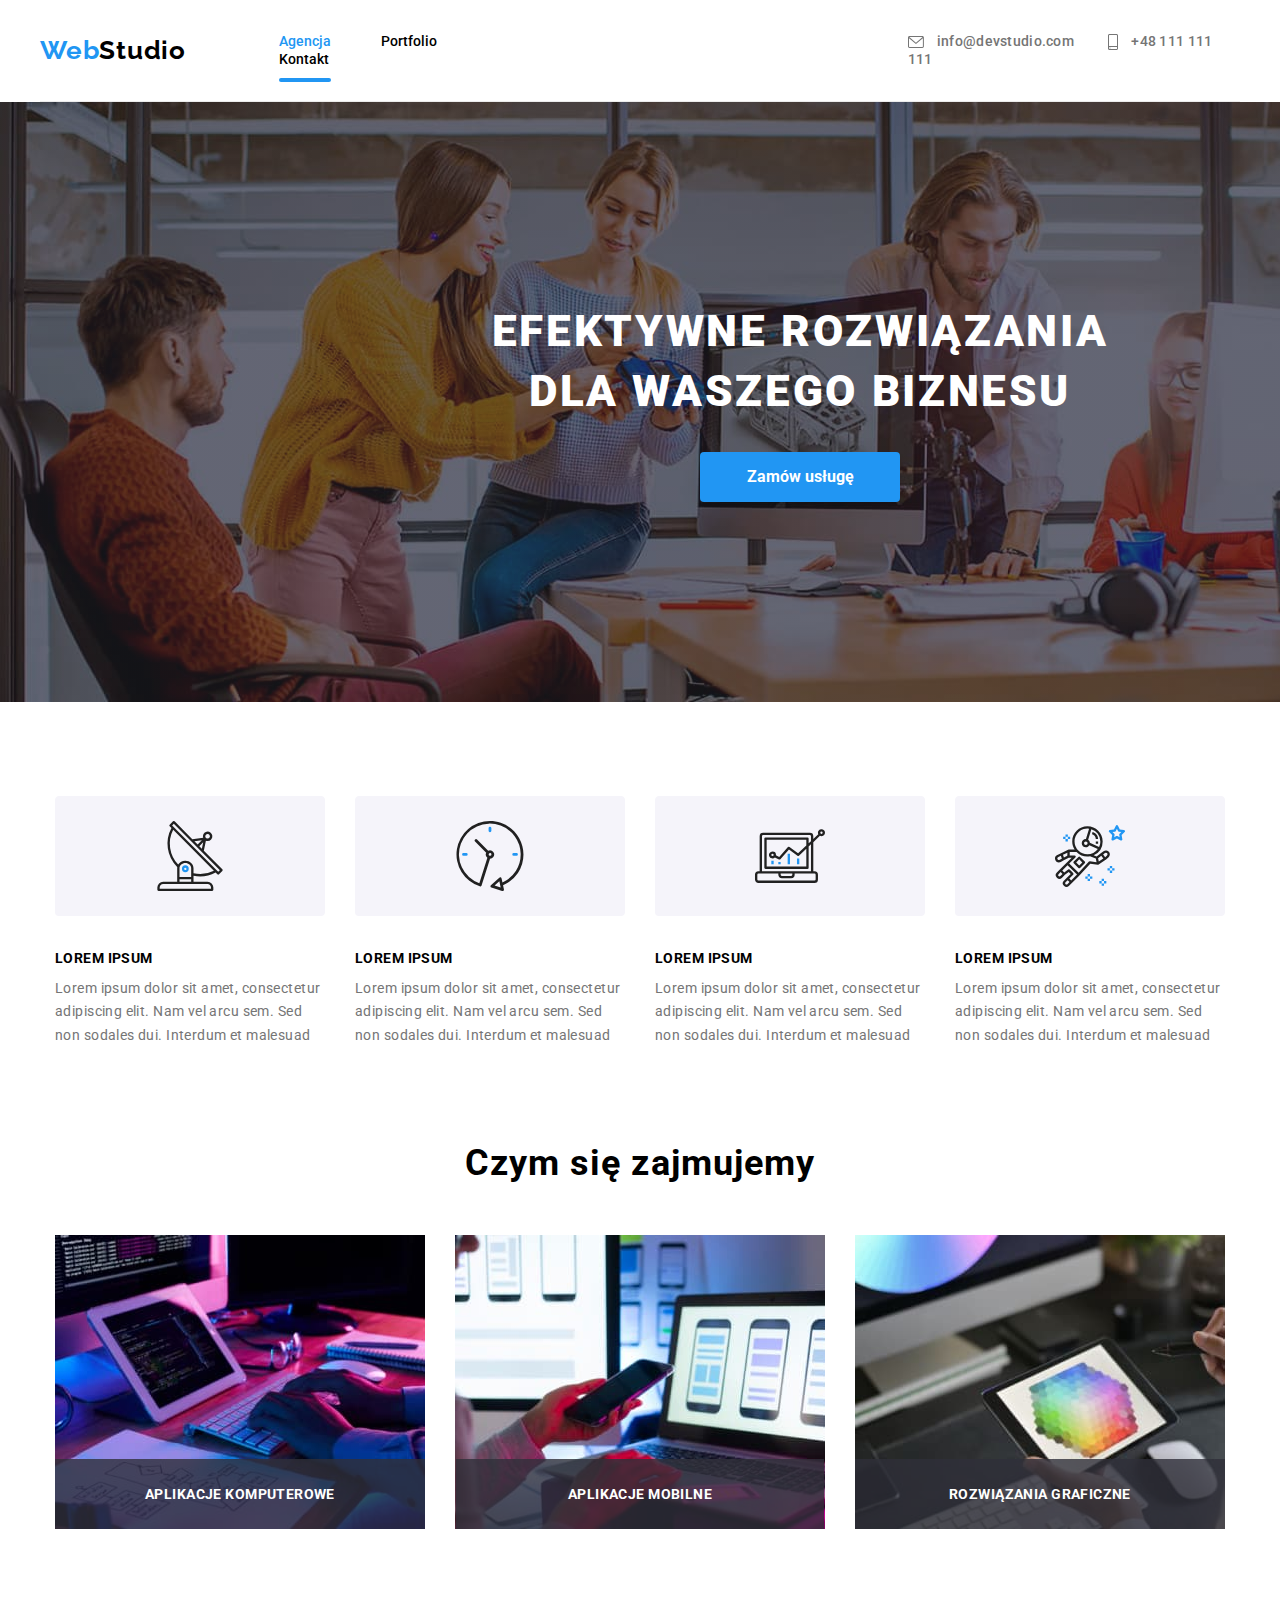
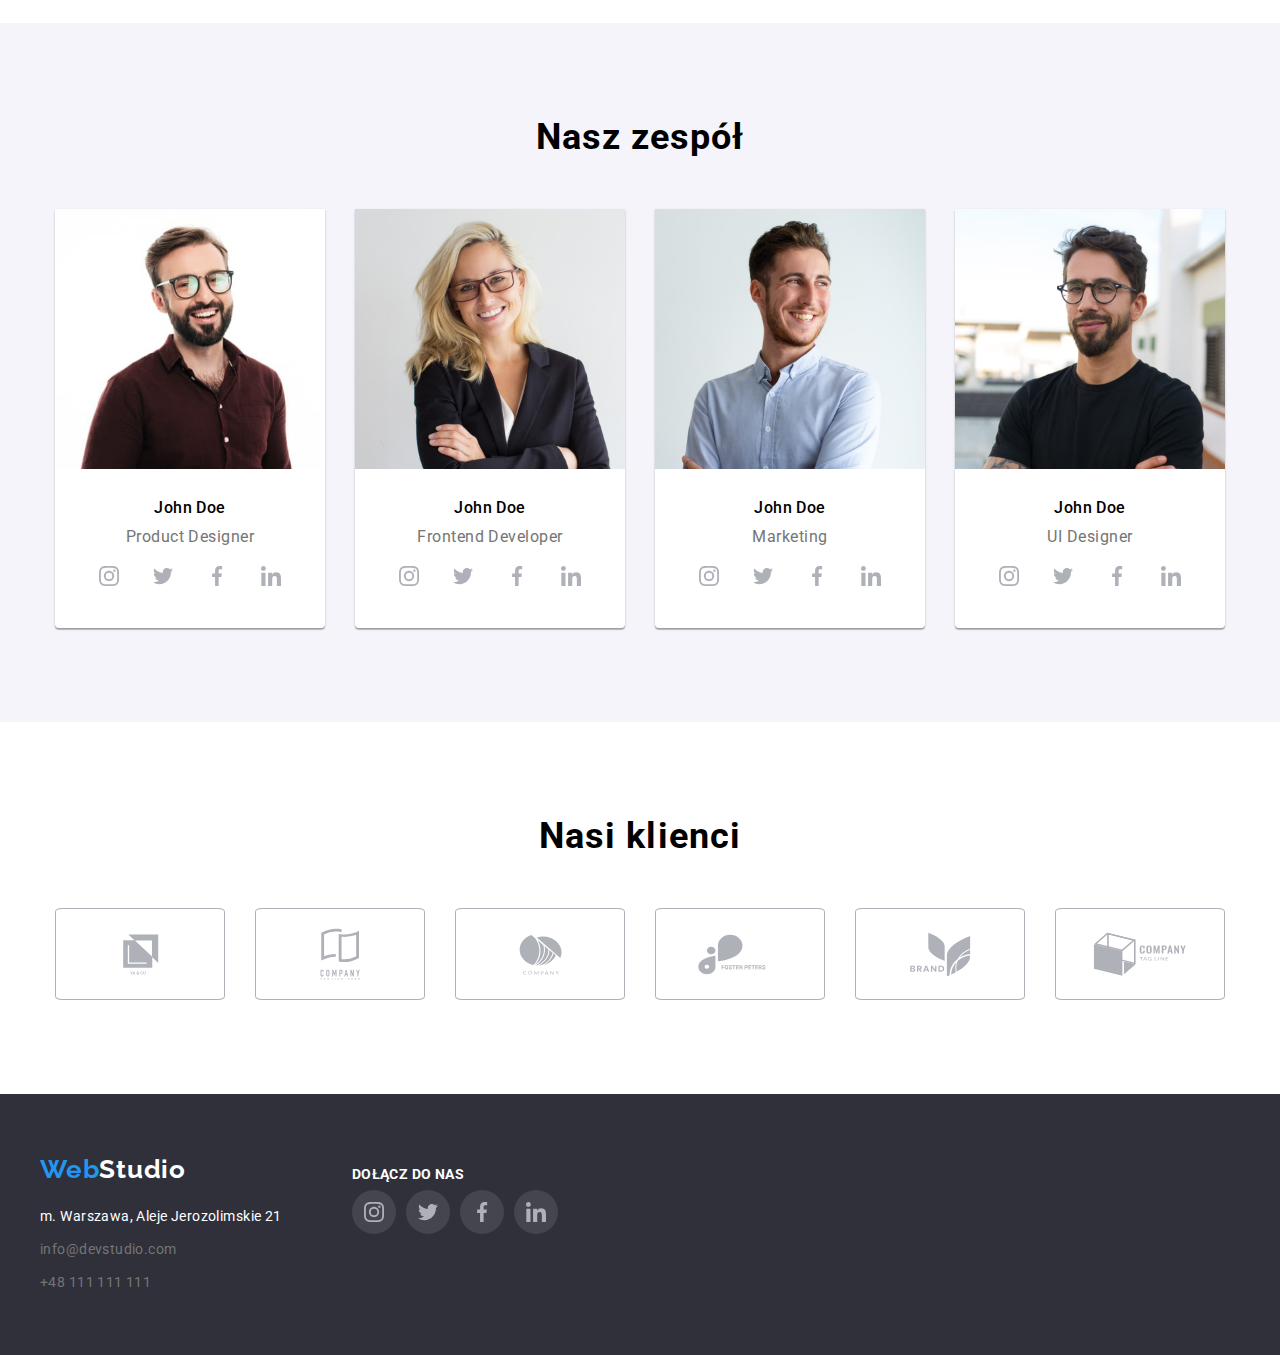
<file: index.html>
<!DOCTYPE html>
<html lang="pl">
  <head>
    <link
      rel="stylesheet"
      href="https://cdnjs.cloudflare.com/ajax/libs/modern-normalize/1.0.0/modern-normalize.min.css"
    />
    <link rel="stylesheet" type="text/css" href="css/styles.css" />
    <link rel="preconnect" href="https://fonts.googleapis.com" />
    <link rel="preconnect" href="https://fonts.gstatic.com" crossorigin />
    <link
      href="https://fonts.googleapis.com/css2?family=Raleway:wght@700&family=Roboto:wght@400;500;700;900&display=swap"
      rel="stylesheet"
    />
    <meta charset="UTF-8" />
    <meta http-equiv="X-UA-Compatible" content="IE=edge" />
    <meta name="viewport" content="width=device-width, initial-scale=1.0" />
    <title>Studio</title>
  </head>
  <body>
    <!--Header-->
    <header id="header" class="logo">
      <div class="container container-top">
        <a class="link-logo" href="#"><span class="logo-header-begin">Web</span>Studio</a>
        <nav class="nav-list">
          <ul>
            <li><a class="link active-link" href="#header">Agencja</a></li>
            <li><a class="link" href="portfolio.html">Portfolio</a></li>
            <li><a class="link" href="#footer">Kontakt</a></li>
          </ul>
        </nav>
        <ul class="header-contact">
          <li>
            <a class="link-start" href="mailto:info@devstudio.com"
              ><svg class="svg-nav" width="16" height="12" viewBox="0 0 16 12">
                <use href="images/icons.svg#icon-envelope"></use>
              </svg>
              info@devstudio.com</a
            >
          </li>
          <li>
            <a class="link-start" href="tel:+48-111-111-111"
              ><svg class="svg-nav" width="10" height="16" viewBox="0 0 10 16">
                <use href="images/icons.svg#icon-smartphone"></use>
              </svg>
              +48 111 111 111</a
            >
          </li>
        </ul>
      </div>
    </header>

    <main id="main">
      <!--Hero-->
      <section class="section solutions-bg">
        <div class="solutions container">
          <h1>
            EFEKTYWNE ROZWIĄZANIA
            <span style="display: block">DLA WASZEGO BIZNESU</span>
          </h1>
          <button type="button" data-modal-open>Zamów usługę</button>
        </div>
      </section>
      <!--Lorem-->
      <section class="section">
        <div class="container container-lorem">
          <ul class="lorem-showcase">
            <li class="lorem-box">
              <svg class="lorem-icon" width="270" height="120">
                <use class="icon-antenna" href="images/icons.svg#icon-satellite"></use>
              </svg>
              <h3 class="lorem">LOREM IPSUM</h3>
              <p class="paragraph">
                Lorem ipsum dolor sit amet, consectetur adipiscing elit. Nam vel arcu sem. Sed non
                sodales dui. Interdum et malesuad
              </p>
            </li>
            <li class="lorem-box">
              <svg class="lorem-icon" width="270" height="120">
                <use class="icon-antenna" href="images/icons.svg#icon-clock"></use>
              </svg>
              <h3 class="lorem">LOREM IPSUM</h3>
              <p class="paragraph">
                Lorem ipsum dolor sit amet, consectetur adipiscing elit. Nam vel arcu sem. Sed non
                sodales dui. Interdum et malesuad
              </p>
            </li>
            <li class="lorem-box">
              <svg class="lorem-icon" width="270" height="120">
                <use class="icon-antenna" href="images/icons.svg#icon-pc-chart"></use>
              </svg>
              <h3 class="lorem">LOREM IPSUM</h3>
              <p class="paragraph">
                Lorem ipsum dolor sit amet, consectetur adipiscing elit. Nam vel arcu sem. Sed non
                sodales dui. Interdum et malesuad
              </p>
            </li>
            <li class="lorem-box">
              <svg class="lorem-icon" width="270" height="120">
                <use class="icon-antenna" href="images/icons.svg#icon-astronaut"></use>
              </svg>
              <h3 class="lorem">LOREM IPSUM</h3>
              <p class="paragraph">
                Lorem ipsum dolor sit amet, consectetur adipiscing elit. Nam vel arcu sem. Sed non
                sodales dui. Interdum et malesuad
              </p>
            </li>
          </ul>
        </div>
      </section>
      <!--Oferta-->
      <section class="section section-what">
        <h2 class="offer-main">Czym się zajmujemy</h2>
        <div class="container container-offer">
          <ul class="offer-list">
            <li class="offer-box">
              <img
                src="images/work/work1.jpg"
                alt="Programista piszący kod"
                width="370"
                height="294"
              />
              <p>APLIKACJE KOMPUTEROWE</p>
            </li>
            <li class="offer-box">
              <img
                src="images/work/work2.jpg"
                alt="Programista używający telefonu i laptopa"
                width="370"
                height="294"
              />
              <p>APLIKACJE MOBILNE</p>
            </li>
            <li class="offer-box">
              <img
                src="images/work/work3.jpg"
                alt="Developer pracujący na tablecie z paletą kolorów"
                width="370"
                height="294"
              />
              <p>ROZWIĄZANIA GRAFICZNE</p>
            </li>
          </ul>
        </div>
      </section>

      <!--Zespół-->
      <section class="section team">
        <div class="container container-team">
          <h2 class="header-2">Nasz zespół</h2>
          <ul class="people">
            <li class="box">
              <figure>
                <img src="images/team/team1.jpg" alt="Product designer" width="270" height="260" />
                <figcaption class="team-description">
                  <h3>John Doe</h3>
                  <p>Product Designer</p>
                </figcaption>
              </figure>
              <ul class="team_icons">
                <li class="team_icon">
                  <a class="social_icon">
                    <svg width="20" height="20">
                      <use href="images/icons.svg#icon-instagram-2"></use>
                    </svg>
                  </a>
                </li>
                <li class="team_icon">
                  <a class="social_icon">
                    <svg width="20" height="20">
                      <use href="images/icons.svg#icon-twitter-1"></use>
                    </svg>
                  </a>
                </li>
                <li class="team_icon">
                  <a class="social_icon">
                    <svg width="20" height="20">
                      <use href="images/icons.svg#icon-facebook-1"></use>
                    </svg>
                  </a>
                </li>
                <li class="team_icon">
                  <a class="social_icon">
                    <svg width="20" height="20">
                      <use href="images/icons.svg#icon-linkedin-1"></use>
                    </svg>
                  </a>
                </li>
              </ul>
            </li>
            <li class="box">
              <figure>
                <img
                  src="images/team/team2.jpg"
                  alt="Frontend Developer"
                  width="270"
                  height="260"
                />
                <figcaption class="team-description">
                  <h3>John Doe</h3>
                  <p>Frontend Developer</p>
                </figcaption>
              </figure>
              <ul class="team_icons">
                <li class="team_icon">
                  <a class="social_icon">
                    <svg width="20" height="20">
                      <use href="images/icons.svg#icon-instagram-2"></use>
                    </svg>
                  </a>
                </li>
                <li class="team_icon">
                  <a class="social_icon">
                    <svg width="20" height="20">
                      <use href="images/icons.svg#icon-twitter-1"></use>
                    </svg>
                  </a>
                </li>
                <li class="team_icon">
                  <a class="social_icon">
                    <svg width="20" height="20">
                      <use href="images/icons.svg#icon-facebook-1"></use>
                    </svg>
                  </a>
                </li>
                <li class="team_icon">
                  <a class="social_icon">
                    <svg width="20" height="20">
                      <use href="images/icons.svg#icon-linkedin-1"></use>
                    </svg>
                  </a>
                </li>
              </ul>
            </li>
            <li class="box">
              <figure>
                <img
                  src="images/team/team3.jpg"
                  alt="Osoba odpowiedzialna za marketing"
                  width="270"
                  height="260"
                />
                <figcaption class="team-description">
                  <h3>John Doe</h3>
                  <p>Marketing</p>
                </figcaption>
              </figure>
              <ul class="team_icons">
                <li class="team_icon">
                  <a class="social_icon">
                    <svg width="20" height="20">
                      <use href="images/icons.svg#icon-instagram-2"></use>
                    </svg>
                  </a>
                </li>
                <li class="team_icon">
                  <a class="social_icon">
                    <svg width="20" height="20">
                      <use href="images/icons.svg#icon-twitter-1"></use>
                    </svg>
                  </a>
                </li>
                <li class="team_icon">
                  <a class="social_icon">
                    <svg width="20" height="20">
                      <use href="images/icons.svg#icon-facebook-1"></use>
                    </svg>
                  </a>
                </li>
                <li class="team_icon">
                  <a class="social_icon">
                    <svg width="20" height="20">
                      <use href="images/icons.svg#icon-linkedin-1"></use>
                    </svg>
                  </a>
                </li>
              </ul>
            </li>
            <li class="box">
              <figure>
                <img src="images/team/team4.jpg" alt="UI Designer" width="270" height="260" />
                <figcaption class="team-description">
                  <h3>John Doe</h3>
                  <p>UI Designer</p>
                </figcaption>
              </figure>
              <ul class="team_icons">
                <li class="team_icon">
                  <a class="social_icon">
                    <svg width="20" height="20">
                      <use href="images/icons.svg#icon-instagram-2"></use>
                    </svg>
                  </a>
                </li>
                <li class="team_icon">
                  <a class="social_icon">
                    <svg width="20" height="20">
                      <use href="images/icons.svg#icon-twitter-1"></use>
                    </svg>
                  </a>
                </li>
                <li class="team_icon">
                  <a class="social_icon">
                    <svg width="20" height="20">
                      <use href="images/icons.svg#icon-facebook-1"></use>
                    </svg>
                  </a>
                </li>
                <li class="team_icon">
                  <a class="social_icon">
                    <svg width="20" height="20">
                      <use href="images/icons.svg#icon-linkedin-1"></use>
                    </svg>
                  </a>
                </li>
              </ul>
            </li>
          </ul>
        </div>
      </section>

      <!--Customers-->
      <section class="section">
        <div class="container container-customers">
          <h2>Nasi klienci</h2>
          <ul class="customers-list">
            <li class="customers-icons">
              <a class="customer-icon">
                <svg width="43" height="41">
                  <use href="images/icons.svg#icon-client1"></use></svg
              ></a>
            </li>
            <li class="customers-icons">
              <a class="customer-icon">
                <svg width="40" height="52">
                  <use href="images/icons.svg#icon-client2"></use></svg
              ></a>
            </li>
            <li class="customers-icons">
              <a class="customer-icon">
                <svg width="43" height="41">
                  <use href="images/icons.svg#icon-client3"></use></svg
              ></a>
            </li>
            <li class="customers-icons">
              <a class="customer-icon">
                <svg width="84" height="41">
                  <use href="images/icons.svg#icon-client4"></use></svg
              ></a>
            </li>
            <li class="customers-icons">
              <a class="customer-icon">
                <svg width="63" height="45">
                  <use href="images/icons.svg#icon-client5"></use></svg
              ></a>
            </li>
            <li class="customers-icons">
              <a class="customer-icon">
                <svg width="94" height="44">
                  <use href="images/icons.svg#icon-client6"></use></svg
              ></a>
            </li>
          </ul>
        </div>
      </section>
    </main>

    <!--Footer-->
    <footer id="footer" class="contact">
      <div class="container container-footer footer-boxes">
        <div class="footer-contact">
          <a class="link" href="#">Web<span>Studio</span></a>
          <address>
            <ul>
              <li class="address-rows">m. Warszawa, Aleje Jerozolimskie 21</li>
              <li class="address-rows">
                <a class="link-footer" href="mailto:info@devstudio.com">info@devstudio.com</a>
              </li>
              <li class="address-rows">
                <a class="link-footer" href="tel:+48-111-111-111">+48 111 111 111</a>
              </li>
            </ul>
          </address>
        </div>
        <div class="footer-icons">
          <h3>DOŁĄCZ DO NAS</h3>
          <ul class="team_icons">
            <li class="team_icon">
              <a class="footer_icon">
                <svg width="20" height="20">
                  <use href="images/icons.svg#icon-instagram-2"></use>
                </svg>
              </a>
            </li>
            <li class="team_icon">
              <a class="footer_icon">
                <svg width="20" height="20">
                  <use href="images/icons.svg#icon-twitter-1"></use>
                </svg>
              </a>
            </li>
            <li class="team_icon">
              <a class="footer_icon">
                <svg width="20" height="20">
                  <use href="images/icons.svg#icon-facebook-1"></use>
                </svg>
              </a>
            </li>
            <li class="team_icon">
              <a class="footer_icon">
                <svg width="20" height="20">
                  <use href="images/icons.svg#icon-linkedin-1"></use>
                </svg>
              </a>
            </li>
          </ul>
        </div>
      </div>
      <div class="backdrop is-hidden" data-modal>
        <div class="modal">
          <button type="button" class="close-btn" data-modal-close>X</button>
        </div>
      </div>
    </footer>
    <script src="./js/modal.js"></script>
  </body>
</html>
</file>
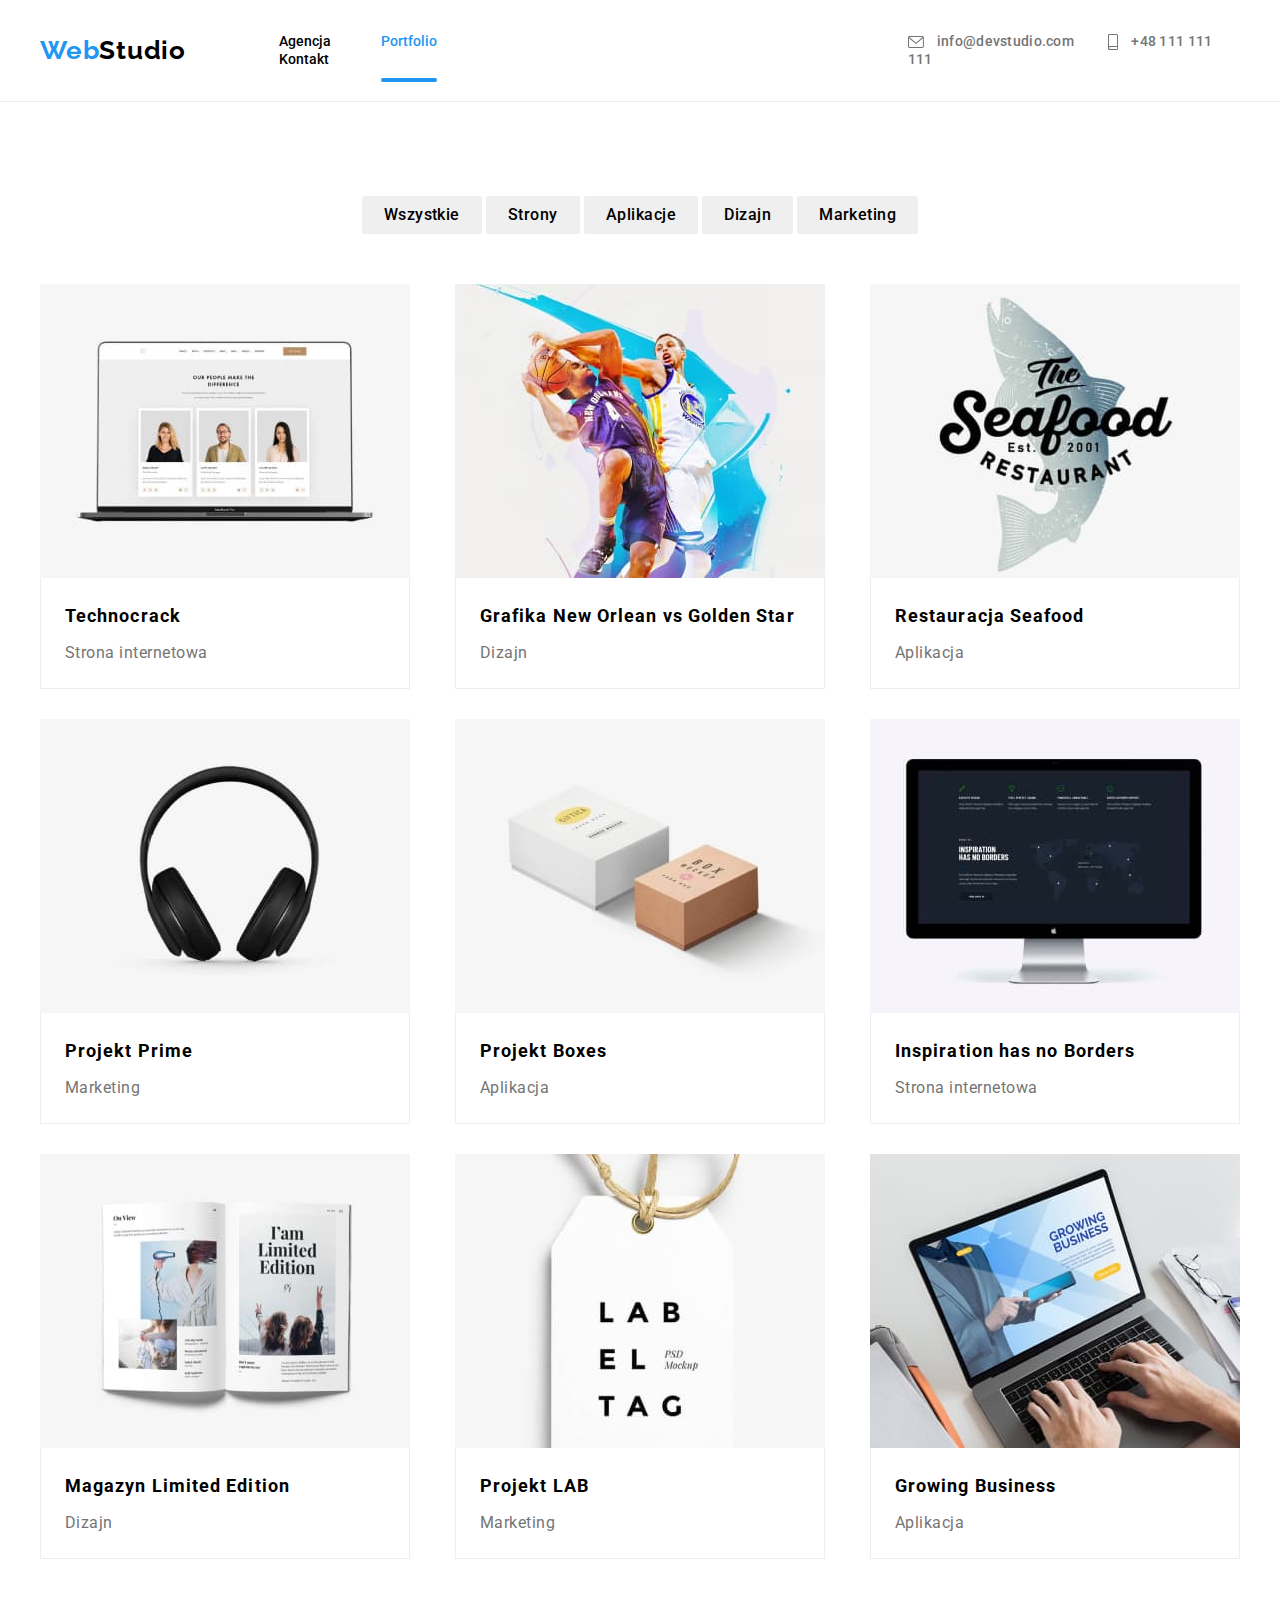
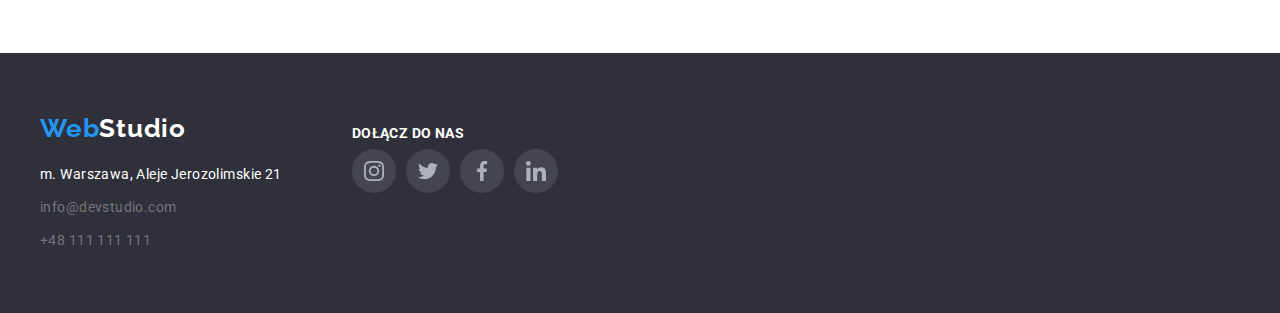
<file: portfolio.html>
<!DOCTYPE html>
<html lang="pl">
  <head>
    <link
      rel="stylesheet"
      href="https://cdnjs.cloudflare.com/ajax/libs/modern-normalize/1.0.0/modern-normalize.min.css"
    />
    <link rel="stylesheet" type="text/css" href="css/styles.css" />
    <link rel="preconnect" href="https://fonts.googleapis.com" />
    <link rel="preconnect" href="https://fonts.gstatic.com" crossorigin />
    <link
      href="https://fonts.googleapis.com/css2?family=Raleway:wght@700&family=Roboto:wght@400;500;700;900&display=swap"
      rel="stylesheet"
    />
    <meta charset="UTF-8" />
    <meta http-equiv="X-UA-Compatible" content="IE=edge" />
    <meta name="viewport" content="width=device-width, initial-scale=1.0" />
    <title>Portfolio</title>
  </head>
  <body>
    <!--Header-->
    <header id="header" class="logo-portfolio">
      <div class="container container-top">
        <a class="link-logo" href="#"><span class="logo-header-begin">Web</span>Studio</a>
        <nav class="nav-list">
          <ul>
            <li><a class="link" href="index.html">Agencja</a></li>
            <li><a class="link active-link" href="portfolio.html">Portfolio</a></li>
            <li><a class="link" href="#footer">Kontakt</a></li>
          </ul>
        </nav>
        <ul class="header-contact">
          <li>
            <a class="link-start" href="mailto:info@devstudio.com"
              ><svg class="svg-nav" width="16" height="12" viewBox="0 0 16 12">
                <use href="images/icons.svg#icon-envelope"></use>
              </svg>
              info@devstudio.com</a
            >
          </li>
          <li>
            <a class="link-start" href="tel:+48-111-111-111"
              ><svg class="svg-nav" width="10" height="16" viewBox="0 0 10 16">
                <use href="images/icons.svg#icon-smartphone"></use>
              </svg>
              +48 111 111 111</a
            >
          </li>
        </ul>
      </div>
    </header>
    <main>
      <section class="section">
        <!--Buttons-->
        <div>
          <ul class="offer-nav">
            <li><button>Wszystkie</button></li>
            <li><button>Strony</button></li>
            <li><button>Aplikacje</button></li>
            <li><button>Dizajn</button></li>
            <li><button>Marketing</button></li>
          </ul>
        </div>
        <!--Slides-->

        <div class="container container-portfolio">
          <ul class="offer-portfolio">
            <li class="box-portfolio">
              <figure>
                <div class="box-slide">
                  <img
                    src="images/portfolio/img-8.jpg"
                    alt="Otwarty laptop ze stroną internetową"
                    width="370"
                    height="294"
                  />
                  <div class="box-overlay">
                    <p>
                      Technocrack jest popularną platformą wykorzystywaną do rozpowszechniania
                      koronawirusa. Firmy wykorzystują tę platformę do celów szpiegowskich i ataków
                      na niezabezpieczone serwery konkurencji
                    </p>
                  </div>
                </div>
                <figcaption>
                  <h3>Technocrack</h3>
                  <p>Strona internetowa</p>
                </figcaption>
              </figure>
            </li>
            <li class="box-portfolio">
              <figure>
                <div class="box-slide">
                <img
                  src="images/portfolio/img-7.jpg"
                  alt="Gra w koszykówkę między dwoma graczami"
                  width="370"
                  height="294"
                /><div class="box-overlay">
                    <p>
                      Technocrack jest popularną platformą wykorzystywaną do rozpowszechniania
                      koronawirusa. Firmy wykorzystują tę platformę do celów szpiegowskich i ataków
                      na niezabezpieczone serwery konkurencji
                    </p>
                  </div>
                </div>
                <figcaption>
                  <h3>Grafika New Orlean vs Golden Star</h3>
                  <p>Dizajn</p>
                </figcaption>
              </figure>
            </li>
            <li class="box-portfolio">
              <figure>
                <div class="box-slide">
                <img
                  src="images/portfolio/img-6.jpg"
                  alt="Logo restauracji"
                  width="370"
                  height="294"
                /><div class="box-overlay">
                    <p>
                      Technocrack jest popularną platformą wykorzystywaną do rozpowszechniania
                      koronawirusa. Firmy wykorzystują tę platformę do celów szpiegowskich i ataków
                      na niezabezpieczone serwery konkurencji
                    </p>
                  </div>
                </div>
                <figcaption>
                  <h3>Restauracja Seafood</h3>
                  <p>Aplikacja</p>
                </figcaption>
              </figure>
            </li>
            <li class="box-portfolio">
              <figure><div class="box-slide">
                <img src="images/portfolio/img-5.jpg" alt="Słuchawki" width="370" height="294" /><div class="box-overlay">
                    <p>
                      Technocrack jest popularną platformą wykorzystywaną do rozpowszechniania
                      koronawirusa. Firmy wykorzystują tę platformę do celów szpiegowskich i ataków
                      na niezabezpieczone serwery konkurencji
                    </p>
                  </div>
                </div>
                <figcaption>
                  <h3>Projekt Prime</h3>
                  <p>Marketing</p>
                </figcaption>
              </figure>
            </li>
            <li class="box-portfolio">
              <figure><div class="box-slide">
                <img
                  src="images/portfolio/img-4.jpg"
                  alt="Dwa pudełka kartonowe"
                  width="370"
                  height="294"
                /><div class="box-overlay">
                    <p>
                      Technocrack jest popularną platformą wykorzystywaną do rozpowszechniania
                      koronawirusa. Firmy wykorzystują tę platformę do celów szpiegowskich i ataków
                      na niezabezpieczone serwery konkurencji
                    </p>
                  </div>
                </div>
                <figcaption>
                  <h3>Projekt Boxes</h3>
                  <p>Aplikacja</p>
                </figcaption>
              </figure>
            </li>
            <li class="box-portfolio">
              <figure><div class="box-slide">
                <img
                  src="images/portfolio/img-3.jpg"
                  alt="Monitor ze stroną internetową"
                  width="370"
                  height="294"
                /><div class="box-overlay">
                    <p>
                      Technocrack jest popularną platformą wykorzystywaną do rozpowszechniania
                      koronawirusa. Firmy wykorzystują tę platformę do celów szpiegowskich i ataków
                      na niezabezpieczone serwery konkurencji
                    </p>
                  </div>
                </div>
                <figcaption>
                  <h3>Inspiration has no Borders</h3>
                  <p>Strona internetowa</p>
                </figcaption>
              </figure>
            </li>
            <li class="box-portfolio">
              <figure><div class="box-slide">
                <img
                  src="images/portfolio/img-2.jpg"
                  alt="Otwarta książka"
                  width="370"
                  height="294"
                /><div class="box-overlay">
                    <p>
                      Technocrack jest popularną platformą wykorzystywaną do rozpowszechniania
                      koronawirusa. Firmy wykorzystują tę platformę do celów szpiegowskich i ataków
                      na niezabezpieczone serwery konkurencji
                    </p>
                  </div>
                </div>
                <figcaption>
                  <h3>Magazyn Limited Edition</h3>
                  <p>Dizajn</p>
                </figcaption>
              </figure>
            </li>
            <li class="box-portfolio">
              <figure><div class="box-slide">
                <img
                  src="images/portfolio/img-1.jpg"
                  alt="Metka produktu"
                  width="370"
                  height="294"
                /><div class="box-overlay">
                    <p>
                      Technocrack jest popularną platformą wykorzystywaną do rozpowszechniania
                      koronawirusa. Firmy wykorzystują tę platformę do celów szpiegowskich i ataków
                      na niezabezpieczone serwery konkurencji
                    </p>
                  </div>
                </div>
                <figcaption>
                  <h3>Projekt LAB</h3>
                  <p>Marketing</p>
                </figcaption>
              </figure>
            </li>
            <li class="box-portfolio">
              <figure><div class="box-slide">
                <img
                  src="images/portfolio/img.jpg"
                  alt="Osoba korzystająca z laptopa"
                  width="370"
                  height="294"
                /><div class="box-overlay">
                    <p>
                      Technocrack jest popularną platformą wykorzystywaną do rozpowszechniania
                      koronawirusa. Firmy wykorzystują tę platformę do celów szpiegowskich i ataków
                      na niezabezpieczone serwery konkurencji
                    </p>
                  </div>
                </div>
                <figcaption>
                  <h3>Growing Business</h3>
                  <p>Aplikacja</p>
                </figcaption>
              </figure>
            </li>
          </ul>
        </div>
      </section>
    </main>
    <!--Footer-->

    <footer id="footer" class="contact">
      <div class="container container-footer footer-boxes">
        <div class="footer-contact">
          <a class="link" href="#">Web<span>Studio</span></a>
          <address>
            <ul>
              <li class="address-rows">m. Warszawa, Aleje Jerozolimskie 21</li>
              <li class="address-rows">
                <a class="link-footer" href="mailto:info@devstudio.com">info@devstudio.com</a>
              </li>
              <li class="address-rows">
                <a class="link-footer" href="tel:+48-111-111-111">+48 111 111 111</a>
              </li>
            </ul>
          </address>
        </div>
        <div class="footer-icons">
          <h3>DOŁĄCZ DO NAS</h3>
          <ul class="team_icons">
            <li class="team_icon">
              <a class="footer_icon">
                <svg width="20" height="20">
                  <use href="images/icons.svg#icon-instagram-2"></use>
                </svg>
              </a>
            </li>
            <li class="team_icon">
              <a class="footer_icon">
                <svg width="20" height="20">
                  <use href="images/icons.svg#icon-twitter-1"></use>
                </svg>
              </a>
            </li>
            <li class="team_icon">
              <a class="footer_icon">
                <svg width="20" height="20">
                  <use href="images/icons.svg#icon-facebook-1"></use>
                </svg>
              </a>
            </li>
            <li class="team_icon">
              <a class="footer_icon">
                <svg width="20" height="20">
                  <use href="images/icons.svg#icon-linkedin-1"></use>
                </svg>
              </a>
            </li>
          </ul>
        </div>
      </div>
    </footer>

  </body>
</html>
</file>
<file: css/styles.css>
:root {
  --brand-color: #2196f3;
  --background-color: #2f303a;
  --background-img-color: 47, 48, 58;
  --logo-footer-color: #ffffff;
  --black-color: #000;
  --grey-color: #757575;
  --border-header-color: #ececec;
  --team-bg-color: #f5f4fa;
  --slides-background-color: #eeeeee;
  --white-color: #ffffff;
  --icon-color: #afb1b8;
}
*,
*::before,
*::after {
  margin: 0;
  box-sizing: border-box;
}
img {
  vertical-align: middle;
}
body {
  font-family: 'Roboto', sans-serif;
  color: var(--black-color);
}
ul {
  list-style-type: none;
  padding: 0px;
}
h1 {
  text-align: center;
  letter-spacing: 0.06em;
  color: var(--logo-footer-color);
  font-weight: 900;
  font-size: 44px;
  line-height: 1.363;
  margin: 0px 0px 15px 0px;
}
.section {
  padding: 94px 0px 94px 0px;
}
.section-what {
  padding-top: 0px;
}
.container {
  width: 1200px;
  margin: 0 auto;
}
.container-top {
  margin: 0 auto;
}
.container-lorem {
  margin: 0 auto;
}
.container-offer {
  margin: 0 auto;
}
.container-footer {
  display: flex;
  flex-direction: column;
  margin: 0 auto;
}
.container-portfolio {
  margin: 0 auto;
}
.container-customers {
  margin: 0 auto;
}
.logo .container {
  display: flex;
  align-items: center;
  align-content: center;
  border-bottom: 1px solid var(--border-header-color);
}
.logo-portfolio .container {
  display: flex;
  align-items: center;
  align-content: center;
}
.logo-portfolio {
  border-bottom: 1px solid var(--border-header-color);
}
.container .link-logo {
  margin: 24px 0px 24px 0px;
}
.nav-list {
  margin: 32px 0px 32px 93px;
}
.nav-list ul {
  padding: 0px;
}
.nav-list li {
  display: inline;
}

.nav-list li:nth-child(2) {
  margin: 0px 46px 0px 46px;
}
.header-contact {
  margin: 0px 0px 0px 371px;
}
.header-contact li {
  display: inline;
}
.svg-nav {
  margin-right: 10px;
  fill: var(--grey-color);
  vertical-align: middle;
}
.link-start:hover svg,
.link-start:focus svg,
.link-start:active svg {
  fill: var(--brand-color);
}

.header-contact li:first-child {
  margin: 0px 15px 0px 0px;
}
.header-contact li:last-child {
  margin: 0px 0px 0px 15px;
}
.contact address {
  color: var(--logo-footer-color);
  font-size: 14px;
  line-height: 1.714;
}
.offer-nav button {
  padding: 6px 22px 6px 22px;
  border-style: none;
  border-radius: 4%;
  text-align: center;
  letter-spacing: 0.03em;
  font-weight: 500;
  font-size: 16px;
  line-height: 1.625;
}
.offer-nav button:hover,
.offer-nav button:focus,
.offer-nav button:active {
  background-color: var(--brand-color);
  color: var(--logo-footer-color);
  cursor: pointer;
  letter-spacing: 0.03em;
  font-weight: 500;
  font-size: 16px;
  line-height: 1.625;
  box-shadow: 0px 3px 1px rgba(0, 0, 0, 0.1), 0px 1px 2px rgba(0, 0, 0, 0.08),
    0px 2px 2px rgba(0, 0, 0, 0.12);
  border-radius: 4px;
  transition: cubic-bezier(0.4, 0, 0.2, 1);
  transition-duration: 250ms;
}
.offer-nav {
  display: flex;
  justify-content: center;
  padding-bottom: 50px;
  gap: 4px;
}
.link {
  color: inherit;
  text-decoration: none;
  font-weight: 500;
  font-size: 14px;
  line-height: 1.172;
}
.link-logo {
  color: inherit;
  text-decoration: none;
  font-weight: 700;
  font-size: 26px;
  line-height: 1.173;
  font-family: Raleway;
  letter-spacing: 0.03em;
}

.link-logo > span {
  color: var(--brand-color);
  font-weight: 700;
  font-size: 26px;
  line-height: 1.173;
  font-family: Raleway;
  letter-spacing: 0.03em;
}
.link:hover,
.link:focus,
.link:active {
  color: var(--brand-color);
  filter: drop-shadow(0px 4px 4px rgba(0, 0, 0, 0.25));
  transition: cubic-bezier(0.4, 0, 0.2, 1);
  transition-duration: 250ms;
}
.link-start {
  color: var(--grey-color);
  text-decoration: none;
  font-weight: 500;
  font-size: 14px;
  line-height: 1.172;
  letter-spacing: 0.02em;
}
.link-start:hover,
.link-start:focus,
.link-start:active {
  color: var(--brand-color);
  transition: cubic-bezier(0.4, 0, 0.2, 1);
  transition-duration: 250ms;
}
.link-footer {
  color: var(--grey-color);
  text-decoration: none;
}
.link-footer:hover,
.link-footer:focus,
.link-footer:active {
  color: var(--brand-color);
  transition: cubic-bezier(0.4, 0, 0.2, 1);
  transition-duration: 250ms;
}
.solutions {
  display: flex;
  flex-direction: column;
  align-items: center;
  padding: 106px 0px;
}
.solutions-bg {
  background-image: linear-gradient(
      to right,
      rgba(var(--background-img-color), 0.4),
      rgba(var(--background-img-color), 0.4)
    ),
    url(../images/header_background.jpg);
  background-repeat: no-repeat;
  background-position: center;
  width: 1600px;
  margin: 0 auto;
}
.solutions button {
  background-color: var(--brand-color);
  color: var(--logo-footer-color);
  padding: 10px 41px 10px 42px;
  width: 200px;
  font-family: Roboto;
  font-style: normal;
  font-weight: 700;
  font-size: 16px;
  line-height: 1.875;
  border: 0px;
  box-shadow: 0px 4px 4px rgba(0, 0, 0, 0.15);
  border-radius: 4px;
  text-align: center;
  margin: 15px 0px 0px 0px;
}
.solutions button:hover,
.solutions button:focus,
.solutions button:active {
  cursor: pointer;
}

/* -------------------- WHAT WE DO -------------------- */

.offer-main {
  font-weight: 700;
  font-size: 36px;
  line-height: 1.171;
  text-align: center;
  font-style: normal;
  margin: 0 auto;
  letter-spacing: 0.03em;
  width: 353px;
  padding-bottom: 25px;
}
.offer-list {
  display: flex;
  flex-direction: row;
  justify-content: space-between;
  padding: 25px 15px 0px 15px;
  gap: 30px;
}
.offer-box {
  position: relative;
  display: flex;
  justify-content: center;
}
.offer-box p {
  position: absolute;
  bottom: 0;
  color: var(--white-color);
  font-weight: 700;
  font-size: 14px;
  line-height: 1.142;
  letter-spacing: 0.03em;
  text-transform: uppercase;
  text-align: center;
  background: rgba(47, 48, 58, 0.8);
  z-index: 1;
  overflow: hidden;
}
.offer-box:nth-child(1) p {
  padding: 27px 90px 27px 90px;
}
.offer-box:nth-child(2) p {
  padding: 27px 112px 27px 112px;
}
.offer-box:nth-child(3) p {
  padding: 27px 94px 27px 94px;
}

/* ---------------------------LOREM----------------------------- */

.lorem-showcase {
  display: flex;
  justify-content: center;
  padding: 0px 15px 0px 15px;
  gap: 30px;
}
.lorem {
  font-weight: 700;
  font-size: 14px;
  line-height: 1.171;
  letter-spacing: 0.03em;
  text-transform: uppercase;
  padding-bottom: 10px;
}
.lorem-box {
  width: 270px;
}
.paragraph {
  font-size: 14px;
  line-height: 1.714;
  letter-spacing: 0.03em;
  color: var(--grey-color);
}
.lorem-icon {
  margin-bottom: 30px;
}
.team {
  display: flex;
  background-color: var(--team-bg-color);
}
.team > .container {
  margin: 0 auto;
}
.header-2 {
  font-weight: 700;
  font-size: 36px;
  line-height: 1.166;
  text-align: center;
  letter-spacing: 0.03em;
  padding-bottom: 50px;
}
.people {
  display: flex;
  flex-direction: row;
  justify-content: space-between;
  padding-inline: 15px;
  gap: 30px;
}
.box {
  background-color: var(--logo-footer-color);
  display: box;
  text-align: center;
  width: 270px;
  box-shadow: 0px 1px 3px rgba(0, 0, 0, 0.12), 0px 1px 1px rgba(0, 0, 0, 0.14),
    0px 2px 1px rgba(0, 0, 0, 0.2);
  border-radius: 0px 0px 4px 4px;
}
.box h3 {
  font-weight: 500;
  font-size: 16px;
  line-height: 1.171;
  letter-spacing: 0.03em;
  text-align: center;
  padding-top: 30px;
  padding-bottom: 5px;
}
.box p {
  color: var(--grey-color);
  font-size: 16px;
  line-height: 1.187;
  text-align: center;
  letter-spacing: 0.03em;
  padding-top: 5px;
  margin-bottom: 8px;
}
.team_icons {
  display: flex;
  justify-content: center;
  align-items: center;
  gap: 10px;
  margin-top: 8px;
  margin-bottom: 30px;
  vertical-align: middle;
}

/* SOCIAL ICONS */

.social_icon {
  display: flex;
  align-items: center;
  justify-content: center;
  padding: 12px;
  border-radius: 50%;
}
.social_icon:hover,
.social_icon:focus,
.social_icon:active {
  background-color: var(--brand-color);
  cursor: pointer;
  transition: cubic-bezier(0.4, 0, 0.2, 1);
  transition-duration: 250ms;
}
.social_icon:hover svg,
.social_icon:focus svg,
.social_icon:active svg {
  --color1: var(--white-color);
}
.offer-portfolio {
  display: flex;
  flex-wrap: wrap;
  justify-content: space-between;
  row-gap: 30px;
  column-gap: 30px;
}

/* ---------------------------Portfolio Boxes-------------------------- */

.box-portfolio {
  width: 370px;
}
.box-portfolio figcaption {
  border-right: 1px solid var(--slides-background-color);
  border-bottom: 1px solid var(--slides-background-color);
  border-left: 1px solid var(--slides-background-color);
}
.box-portfolio h3 {
  font-weight: 700;
  font-size: 18px;
  line-height: 2;
  letter-spacing: 0.06em;
  padding: 20px 0px 2px 24px;
}
.box-portfolio p {
  color: var(--grey-color);
  font-size: 16px;
  line-height: 1.875;
  letter-spacing: 0.03em;
  padding: 2px 0px 20px 24px;
}
.box-portfolio:hover,
.box-portfolio:focus,
.box-portfolio:active {
  transition: box-shadow 0.3s;
  box-shadow: 0px 1px 1px rgba(0, 0, 0, 0.12), 0px 4px 4px rgba(0, 0, 0, 0.06),
    1px 4px 6px rgba(0, 0, 0, 0.16);
}
.contact {
  background-color: var(--background-color);
}
.contact address {
  padding: 20px 0px 60px 0px;
}
.contact .address-rows {
  color: var(--logo-footer-color);
  font-style: normal;
  font-size: 14px;
  letter-spacing: 0.03em;
  line-height: 1.714;
}
.contact .address-rows:nth-child(1) {
  padding-bottom: 4.5px;
}
.contact .address-rows:nth-child(2) {
  padding-top: 4.5px;
  padding-bottom: 4.5px;
}
.contact .address-rows:nth-child(3) {
  padding-top: 4.5px;
}
.contact .link {
  color: var(--brand-color);
  font-weight: 700;
  font-size: 26px;
  line-height: 1.173;
  font-family: Raleway;
  letter-spacing: 0.03em;
  width: 143px;
}
.footer-contact {
  padding-top: 60px;
}
.contact span {
  color: var(--logo-footer-color);
  font-weight: 700;
  font-size: 26px;
  line-height: 1.173;
  letter-spacing: 0.03em;
  font-family: Raleway;
}

/* ----------------------Customers------------------------ */

.container-customers h2 {
  font-weight: 700;
  font-size: 36px;
  line-height: 1.166;
  text-align: center;
  letter-spacing: 0.03em;
  padding-bottom: 25px;
}
.customers-list {
  display: flex;
  flex-direction: row;
  justify-content: center;
  gap: 30px;
  padding-top: 25px;
}
.customers-icons {
  display: flex;
  align-items: center;
  justify-content: center;
}
.customer-icon {
  display: flex;
  justify-content: center;
  align-items: center;
  width: 170px;
  height: 92px;
  cursor: pointer;
  fill: var(--icon-color);
  color: var(--icon-color);
  border: 1px solid;
  border-radius: 4%;
}
.customers-icons:hover .customer-icon,
.customers-icons:focus .customer-icon,
.customers-icons:active .customer-icon {
  fill: var(--brand-color);
  border-color: var(--brand-color);
  transition: cubic-bezier(0.4, 0, 0.2, 1);
  transition-duration: 250ms;
}

/* ----------------------Footer icons----------------------- */

.footer-icons h3 {
  font-style: normal;
  font-weight: 700;
  font-size: 14px;
  line-height: 1.142;
  letter-spacing: 0.03em;
  text-transform: uppercase;
  color: var(--white-color);
  padding-top: 72px;
}
.footer-icons {
  margin-left: 70px;
}
.footer-boxes {
  display: flex;
  flex-direction: row;
}
.footer_icon {
  display: flex;
  align-items: center;
  justify-content: center;
  padding: 12px;
  border-radius: 50%;
  background: rgba(255, 255, 255, 0.1);
}
.footer_icon:hover,
.footer_icon:focus,
.footer_icon:active {
  background-color: var(--brand-color);
  cursor: pointer;
  transition: cubic-bezier(0.4, 0, 0.2, 1);
  transition-duration: 250ms;
}
.footer_icon:hover svg,
.footer_icon:focus svg,
.footer_icon:active svg {
  --color1: var(--white-color);
}
.active-link {
  position: relative;
  color: var(--brand-color);
}
.active-link::after {
  content: '';
  position: absolute;
  bottom: 0;
  left: 0;
  top: 45px;
  border-bottom: 2px;
  border-radius: 2px;
  background-color: var(--brand-color);
  width: 100%;
  height: 4px;
}

/* ---------------PORTFOLIO SLIDE DESCRIPTION------------------ */

.box-slide {
  position: relative;
  overflow: hidden;
}
.box-overlay {
  position: absolute;
  top: 0;
  left: 0;
  right: 0;
  transition: 250ms cubic-bezier(0.4, 0, 0.2, 1);
  transform: translateY(100%);
  background-color: rgba(33, 150, 243, 0.9);
  width: 100%;
  height: 100%;
  opacity: 0;
  z-index: -10;
}
.box-overlay p {
  font-size: 18px;
  line-height: 1.56;
  letter-spacing: 0.03em;
  padding: 49px 45px 49px 24px;
  color: var(--white-color);
}
.box-slide:hover .box-overlay {
  transform: translateY(0);
  opacity: 1;
  z-index: 1;
}
.box-slide figcaption {
  position: relative;
  z-index: 3;
  background-color: var(--white-color);
}

/*-------------- MODAL--------------- */

.backdrop {
  display: flex;
  justify-content: center;
  align-items: center;
  position: fixed;
  left: 0;
  top: 0;
  width: 100%;
  height: 100%;
  background-color: rgba(0, 0, 0, 0.2);
  z-index: 3;
}
.modal {
  position: relative;
  width: 528px;
  min-height: 581px;
  background-color: var(--white-color);
  box-shadow: 0px 1px 3px rgba(0, 0, 0, 0.12), 0px 1px 1px rgba(0, 0, 0, 0.14),
    0px 2px 1px rgba(0, 0, 0, 0.2);
  border-radius: 4px;
  transition-property: transform;
  transition-duration: 250ms;
  transition-timing-function: ease;
}

.is-hidden {
  opacity: 0;
  visibility: hidden;
  pointer-events: none;
}
.is-hidden .modal {
  transform: scale(0.2);
}
.close-btn {
  display: flex;
  justify-content: center;
  align-items: center;
  position: absolute;
  top: 8px;
  right: 8px;
  width: 30px;
  height: 30px;
  background-color: var(--white-color);
  border: 1px solid rgba(0, 0, 0, 0.1);
  border-radius: 50%;
  cursor: pointer;
}
.close-btn:hover {
  background-color: var(--icon-color);
  transition: 250ms cubic-bezier(0.4, 0, 0.2, 1);
}
@keyframes scale125 {
  0% {
    transform: scale(1) transform(-50%, -50%);
  }
  100% {
    transform: scale(1.25) transform(-50%, -50%);
  }
}
</file>
